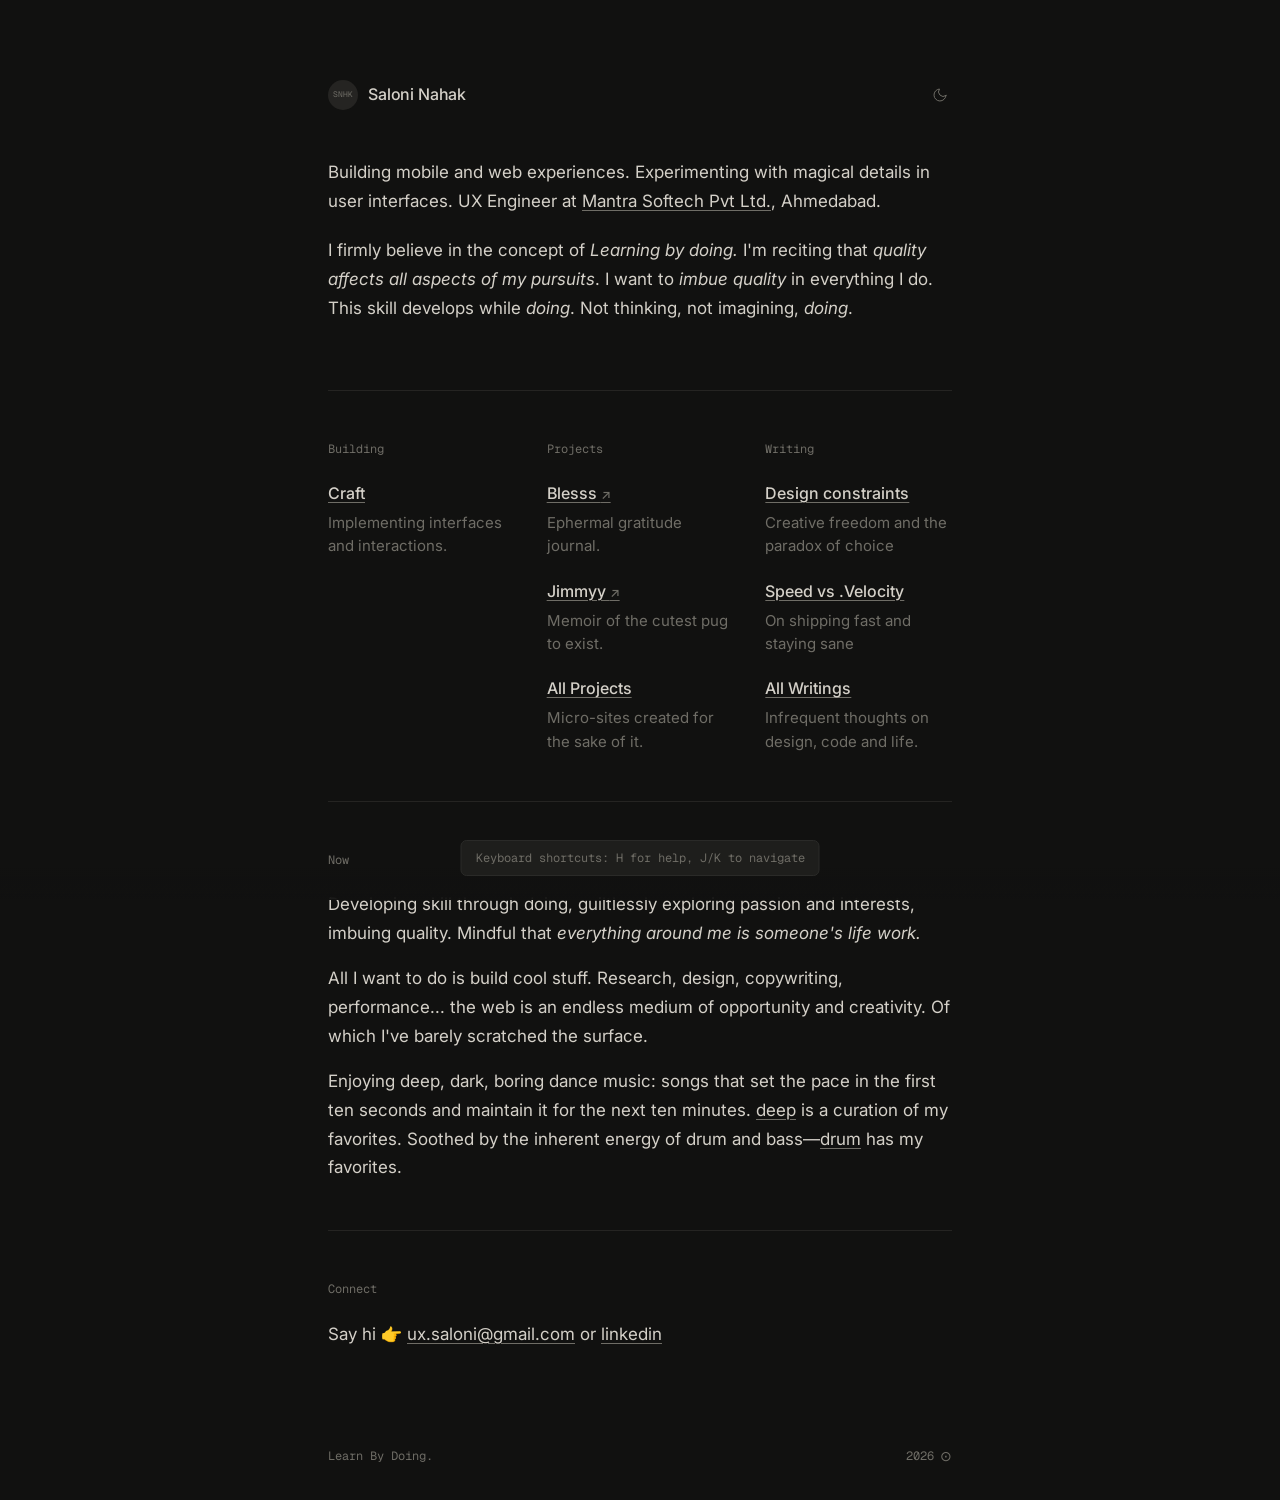
<file: index.html>
<!DOCTYPE html>
<html lang="en" data-theme="dark">

<head>
  <meta charset="UTF-8" />
  <meta name="viewport" content="width=device-width, initial-scale=1.0" />
  <title>snhk</title>
  <link rel="stylesheet" href="style.css" />
</head>

<body>

  <a href="#main" class="skip-link">Skip to Content</a>

  <header class="site-header" role="banner">
    <div class="header-left">
      <div class="pfp" aria-label="Profile photo">SNHK</div>
      <span class="header-name">Saloni Nahak</span>
    </div>
    <button class="theme-toggle" id="themeToggle" aria-label="Switch to light mode" title="Toggle theme (T)">
      <svg class="icon-moon" xmlns="http://www.w3.org/2000/svg" width="16" height="16" viewBox="0 0 24 24" fill="none"
        stroke="currentColor" stroke-width="1.5" stroke-linecap="round" stroke-linejoin="round" aria-hidden="true">
        <path d="M21 12.79A9 9 0 1 1 11.21 3 7 7 0 0 0 21 12.79z" />
      </svg>
      <svg class="icon-sun" xmlns="http://www.w3.org/2000/svg" width="16" height="16" viewBox="0 0 24 24" fill="none"
        stroke="currentColor" stroke-width="1.5" stroke-linecap="round" stroke-linejoin="round" aria-hidden="true">
        <circle cx="12" cy="12" r="5" />
        <line x1="12" y1="1" x2="12" y2="3" />
        <line x1="12" y1="21" x2="12" y2="23" />
        <line x1="4.22" y1="4.22" x2="5.64" y2="5.64" />
        <line x1="18.36" y1="18.36" x2="19.78" y2="19.78" />
        <line x1="1" y1="12" x2="3" y2="12" />
        <line x1="21" y1="12" x2="23" y2="12" />
        <line x1="4.22" y1="19.78" x2="5.64" y2="18.36" />
        <line x1="18.36" y1="5.64" x2="19.78" y2="4.22" />
      </svg>
    </button>
  </header>

  <main id="main" tabindex="-1">

    <section class="section intro" id="sec-intro" aria-label="Introduction">
      <p class="intro-text">
        Building mobile and web experiences. Experimenting with magical details in user interfaces. UX Engineer at
        <a href="https://www.mantratec.com/" target="_blank" rel="noopener noreferrer" class="underline-link">Mantra
          Softech Pvt Ltd.</a>, Ahmedabad.
      </p>

      <p class="intro-text">I firmly believe in the concept of <em>Learning by doing.</em> I'm reciting that <em>quality
          affects all
          aspects of my pursuits</em>. I want
        to <em>imbue quality</em> in
        everything I do. This skill develops while <em>doing</em>. Not thinking, not imagining, <em>doing</em>.
      </p>


    </section>

    <section class="section grid-section" id="sec-work" aria-label="Work">
      <div class="grid-col">
        <h2 class="col-label">Building</h2>
        <ul class="item-list" role="list">
          <li class="item">
            <a href="craft.html" class="item-title">Craft</a>
            <p class="item-desc">Implementing interfaces and interactions.</p>
          </li>
        </ul>
      </div>

      <div class="grid-col">
        <h2 class="col-label">Projects</h2>
        <ul class="item-list" role="list">
          <li class="item">
            <a href="https://blesss-count-your-blessings.vercel.app/" target="_blank" rel="noopener noreferrer"
              class="item-title">Blesss <span class="arrow">↗</span></a>
            <p class="item-desc">Ephermal gratitude journal.</p>
          </li>
          <li class="item">
            <a href="https://jimmyy.vercel.app/" target="_blank" rel="noopener noreferrer" class="item-title">Jimmyy
              <span class="arrow">↗</span></a>
            <p class="item-desc">Memoir of the cutest pug to exist.</p>
          </li>
          <li class="item">
            <a href="#" class="item-title">All Projects</a>
            <p class="item-desc">Micro-sites created for the sake of it.</p>
          </li>
        </ul>
      </div>

      <div class="grid-col">
        <h2 class="col-label">Writing</h2>
        <ul class="item-list" role="list">
          <li class="item">
            <a href="blogs/blog-designing-with-constraints.html" class="item-title">Design constraints</a>
            <p class="item-desc">Creative freedom and the paradox of choice</p>
          </li>
          <li class="item">
            <a href="blogs/blog-shipping-fast.html" class="item-title">Speed vs .Velocity</a>
            <p class="item-desc">On shipping fast and staying sane</p>
          </li>
          <li class="item">
            <a href="writing.html" class="item-title">All Writings</a>
            <p class="item-desc">Infrequent thoughts on design, code and life.</p>
          </li>
        </ul>
      </div>
    </section>

    <section class="section now-section" id="sec-now" aria-label="Now">
      <h2 class="section-heading">Now</h2>
      <p>
        Developing skill through doing, guiltlessly exploring passion and interests, imbuing quality. Mindful that
        <em>everything around me is someone's life work.</em>
      </p>
      <p>
        All I want to do is build cool stuff. Research, design, copywriting, performance... the web is an endless
        medium of opportunity and creativity. Of which I've barely scratched the surface.
      </p>
      <p>
        Enjoying deep, dark, boring dance music: songs that set the pace in the first ten seconds and maintain it for
        the next ten minutes. <a href="#" target="_blank" rel="noopener noreferrer" class="underline-link">deep</a> is a
        curation of my favorites. Soothed by the
        inherent energy of drum and bass—<a href="#" target="_blank" rel="noopener noreferrer"
          class="underline-link">drum</a> has my favorites.
      </p>
    </section>

    <section class="section connect-section" id="sec-connect" aria-label="Connect">
      <h2 class="section-heading">Connect</h2>
      <p>
        Say hi 👉 <a href="mailto:ux.saloni@gmail.com" class="underline-link">ux.saloni@gmail.com</a> or
        <a href="https://linkedin.com/in/saloninahak" target="_blank" rel="noopener noreferrer"
          class="underline-link">linkedin</a>
      </p>
    </section>

  </main>

  <footer class="site-footer" role="contentinfo">
    <span class="footer-quote">Learn By Doing.</span>
    <span class="footer-year">2026 <span class="footer-dot" aria-hidden="true">⊙</span></span>
  </footer>

  <div class="kbd-hint" id="kbdHint" role="status" aria-live="polite" aria-atomic="true"></div>

  <script src="script.js"></script>
</body>

</html>
</file>
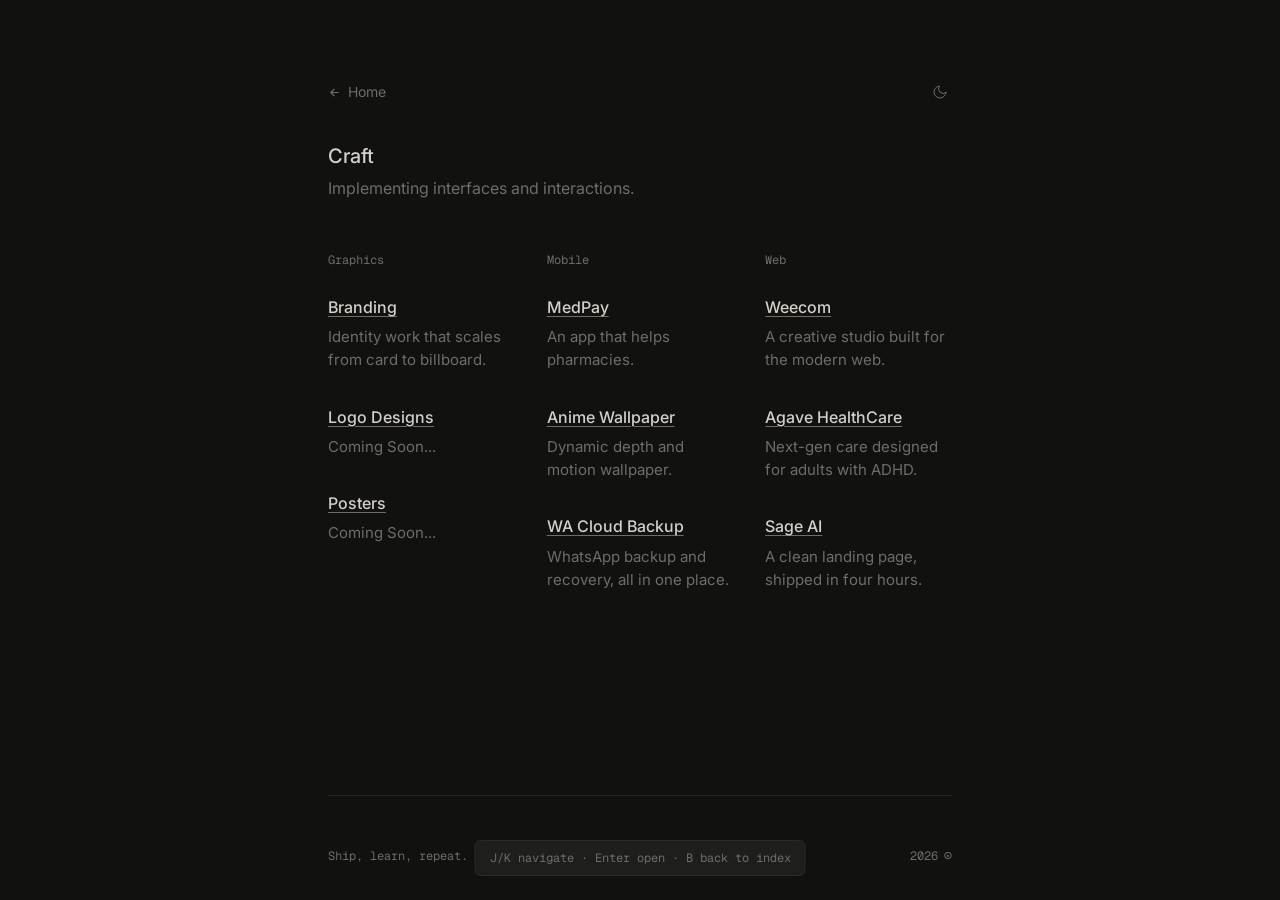
<file: craft.html>
<!DOCTYPE html>
<html lang="en" data-theme="dark">

<head>
  <meta charset="UTF-8" />
  <meta name="viewport" content="width=device-width, initial-scale=1.0" />
  <title>Craft — snhk</title>
  <link rel="stylesheet" href="style.css" />
</head>

<body>

  <a href="#craft-main" class="skip-link">Skip to craft</a>

  <header class="page-header" role="banner">
    <a href="index.html" class="back-link" aria-label="Back to index">
      <svg width="13" height="13" viewBox="0 0 14 14" fill="none" xmlns="http://www.w3.org/2000/svg" aria-hidden="true">
        <path d="M11 7H3M3 7L6.5 3.5M3 7L6.5 10.5" stroke="currentColor" stroke-width="1.2" stroke-linecap="round"
          stroke-linejoin="round" />
      </svg>
      Home
    </a>
    <button class="theme-toggle" id="themeToggle" aria-label="Switch to light mode" title="Toggle theme (T)">
      <svg class="icon-moon" xmlns="http://www.w3.org/2000/svg" width="16" height="16" viewBox="0 0 24 24" fill="none"
        stroke="currentColor" stroke-width="1.5" stroke-linecap="round" stroke-linejoin="round" aria-hidden="true">
        <path d="M21 12.79A9 9 0 1 1 11.21 3 7 7 0 0 0 21 12.79z" />
      </svg>
      <svg class="icon-sun" xmlns="http://www.w3.org/2000/svg" width="16" height="16" viewBox="0 0 24 24" fill="none"
        stroke="currentColor" stroke-width="1.5" stroke-linecap="round" stroke-linejoin="round" aria-hidden="true">
        <circle cx="12" cy="12" r="5" />
        <line x1="12" y1="1" x2="12" y2="3" />
        <line x1="12" y1="21" x2="12" y2="23" />
        <line x1="4.22" y1="4.22" x2="5.64" y2="5.64" />
        <line x1="18.36" y1="18.36" x2="19.78" y2="19.78" />
        <line x1="1" y1="12" x2="3" y2="12" />
        <line x1="21" y1="12" x2="23" y2="12" />
        <line x1="4.22" y1="19.78" x2="5.64" y2="18.36" />
        <line x1="18.36" y1="5.64" x2="19.78" y2="4.22" />
      </svg>
    </button>
  </header>

  <main id="craft-main" tabindex="-1">

    <div class="craft-intro">
      <h1 class="craft-title">Craft</h1>
      <p class="craft-subtitle">Implementing interfaces and interactions.</p>
    </div>

    <div class="craft-grid">

      <!-- Column 1: Graphics -->
      <div class="craft-col">
        <h2 class="craft-col-label">Graphics</h2>
        <ul class="craft-list" role="list">
          <li class="craft-item">
            <a href="https://www.behance.net/gallery/201125677/DEZAINA-Brand-Design" target="_blank"
              rel="noopener noreferrer" class="craft-item-title">Branding</a>
            <p class="craft-item-desc">Identity work that scales from card to billboard.</p>
          </li>
          <li class="craft-item">
            <a href="#" class="craft-item-title">Logo Designs</a>
            <p class="craft-item-desc">Coming Soon...</p>
          </li>

          <li class="craft-item">
            <a href="#" class="craft-item-title">Posters</a>
            <p class="craft-item-desc">Coming Soon...</p>
          </li>
        </ul>
      </div>

      <!-- Column 2: Mobile -->
      <div class="craft-col">
        <h2 class="craft-col-label">Mobile</h2>
        <ul class="craft-list" role="list">
          <li class="craft-item">
            <a href="https://play.google.com/store/apps/details?id=com.medpay.medway" target="_blank"
              rel="noopener noreferrer" class="craft-item-title">MedPay</a>
            <p class="craft-item-desc">An app that helps pharmacies.</p>
          </li>
          <li class="craft-item">
            <a href="https://apps.apple.com/us/app/anime-wallpaper-depth-effect/id6474242552" target="_blank"
              rel="noopener noreferrer" class="craft-item-title">Anime Wallpaper</a>
            <p class="craft-item-desc">Dynamic depth and motion wallpaper.</p>
          </li>
          <li class="craft-item">
            <a href="https://apps.apple.com/us/app/wt-chat-backup-restore-delete/id1598695069" target="_blank"
              rel="noopener noreferrer" class="craft-item-title">WA Cloud Backup</a>
            <p class="craft-item-desc">WhatsApp backup and recovery, all in one place.</p>
          </li>
        </ul>
      </div>

      <!-- Column 3: Web -->
      <div class="craft-col">
        <h2 class="craft-col-label">Web</h2>
        <ul class="craft-list" role="list">
          <li class="craft-item">
            <a href="https://weecom.in/" target="_blank" rel="noopener noreferrer" class="craft-item-title">Weecom</a>
            <p class="craft-item-desc">A creative studio built for the modern web.</p>
          </li>
          <li class="craft-item">
            <a href="https://www.agavehealth.com/" target="_blank" rel="noopener noreferrer"
              class="craft-item-title">Agave HealthCare</a>
            <p class="craft-item-desc">Next-gen care designed for adults with ADHD.</p>
          </li>
          <li class="craft-item">
            <a href="https://www.behance.net/gallery/201125809/SageAI-Landing-Page-Design" target="_blank"
              rel="noopener noreferrer" class="craft-item-title">Sage AI</a>
            <p class="craft-item-desc">A clean landing page, shipped in four hours.</p>
          </li>
        </ul>
      </div>

    </div>
  </main>

  <footer class="site-footer page-footer" role="contentinfo">
    <span class="footer-quote">Ship, learn, repeat.</span>
    <span class="footer-year">2026 <span class="footer-dot" aria-hidden="true">⊙</span></span>
  </footer>

  <div class="kbd-hint" id="kbdHint" role="status" aria-live="polite" aria-atomic="true"></div>

  <script src="script.js"></script>
</body>

</html>
</file>
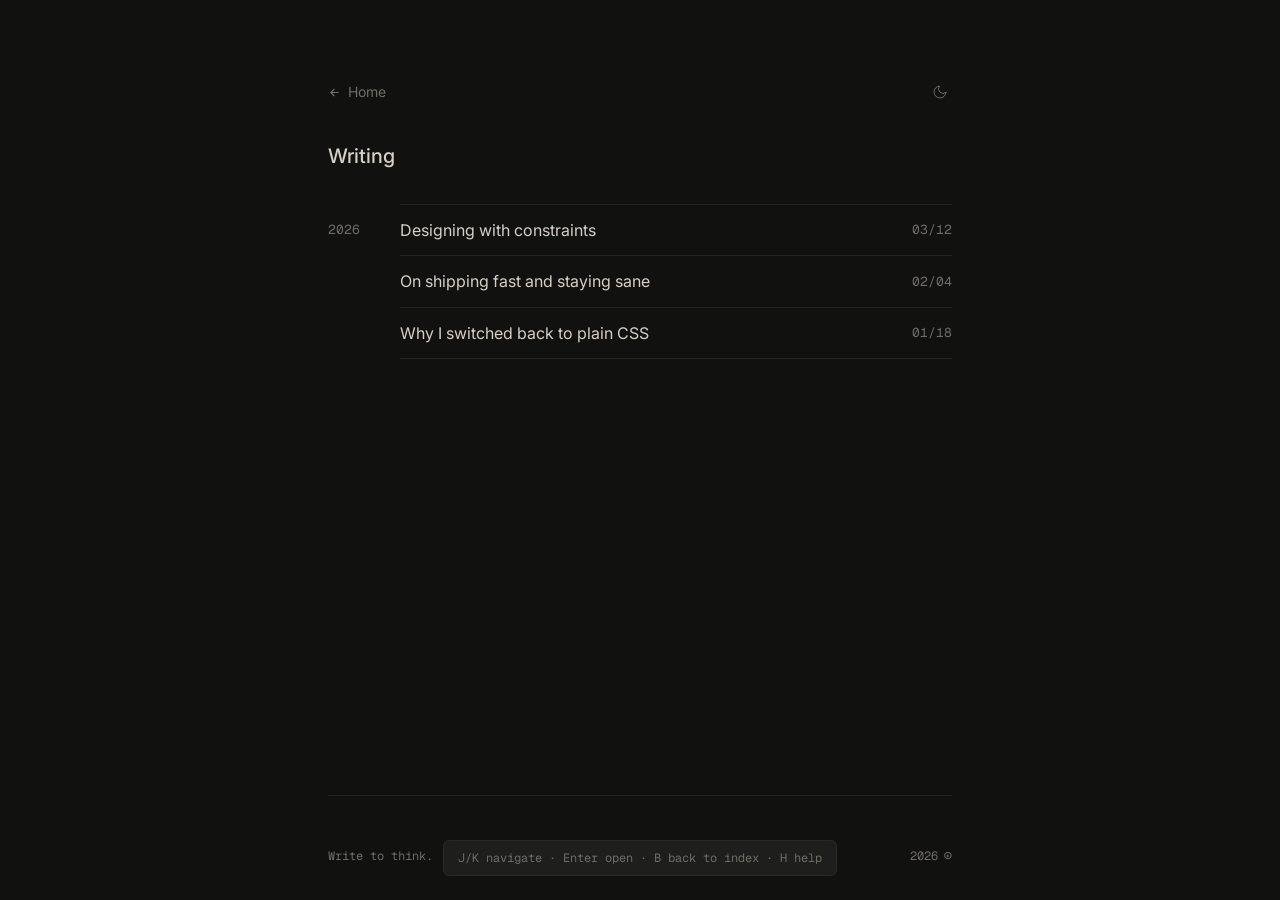
<file: writing.html>
<!DOCTYPE html>
<html lang="en" data-theme="dark">

<head>
  <meta charset="UTF-8" />
  <meta name="viewport" content="width=device-width, initial-scale=1.0" />
  <title>Writing — snhk</title>
  <link rel="stylesheet" href="style.css" />
</head>

<body>

  <a href="#writing-list" class="skip-link">Skip to writing list</a>

  <header class="page-header" role="banner">
    <a href="index.html" class="back-link" aria-label="Back to index">
      <svg width="13" height="13" viewBox="0 0 14 14" fill="none" xmlns="http://www.w3.org/2000/svg"
        aria-hidden="true">
        <path d="M11 7H3M3 7L6.5 3.5M3 7L6.5 10.5" stroke="currentColor" stroke-width="1.2" stroke-linecap="round"
          stroke-linejoin="round" />
      </svg>
      Home
    </a>
    <button class="theme-toggle" id="themeToggle" aria-label="Switch to light mode" title="Toggle theme (T)">
      <svg class="icon-moon" xmlns="http://www.w3.org/2000/svg" width="16" height="16" viewBox="0 0 24 24" fill="none"
        stroke="currentColor" stroke-width="1.5" stroke-linecap="round" stroke-linejoin="round" aria-hidden="true">
        <path d="M21 12.79A9 9 0 1 1 11.21 3 7 7 0 0 0 21 12.79z" />
      </svg>
      <svg class="icon-sun" xmlns="http://www.w3.org/2000/svg" width="16" height="16" viewBox="0 0 24 24" fill="none"
        stroke="currentColor" stroke-width="1.5" stroke-linecap="round" stroke-linejoin="round" aria-hidden="true">
        <circle cx="12" cy="12" r="5" />
        <line x1="12" y1="1" x2="12" y2="3" />
        <line x1="12" y1="21" x2="12" y2="23" />
        <line x1="4.22" y1="4.22" x2="5.64" y2="5.64" />
        <line x1="18.36" y1="18.36" x2="19.78" y2="19.78" />
        <line x1="1" y1="12" x2="3" y2="12" />
        <line x1="21" y1="12" x2="23" y2="12" />
        <line x1="4.22" y1="19.78" x2="5.64" y2="18.36" />
        <line x1="18.36" y1="5.64" x2="19.78" y2="4.22" />
      </svg>
    </button>
  </header>

  <main id="writing-list" tabindex="-1" aria-label="Writing list">

    <h1 class="writing-heading">Writing</h1>

    <ul class="writing-list" role="list">

      <li class="writing-row" data-year="2026">
        <span class="writing-year">2026</span>
        <a href="blogs/blog-designing-with-constraints.html" class="writing-title">Designing with constraints</a>
        <span class="writing-date">03/12</span>
      </li>
      <li class="writing-row">
        <span class="writing-year"></span>
        <a href="blogs/blog-shipping-fast.html" class="writing-title">On shipping fast and staying sane</a>
        <span class="writing-date">02/04</span>
      </li>
      <li class="writing-row">
        <span class="writing-year"></span>
        <a href="blogs/blog-plain-css.html" class="writing-title">Why I switched back to plain CSS</a>
        <span class="writing-date">01/18</span>
      </li>

    </ul>
  </main>

  <footer class="site-footer page-footer" role="contentinfo">
    <span class="footer-quote">Write to think.</span>
    <span class="footer-year">2026 <span class="footer-dot" aria-hidden="true">⊙</span></span>
  </footer>

  <div class="kbd-hint" id="kbdHint" role="status" aria-live="polite" aria-atomic="true"></div>

  <script src="script.js"></script>
</body>

</html>
</file>
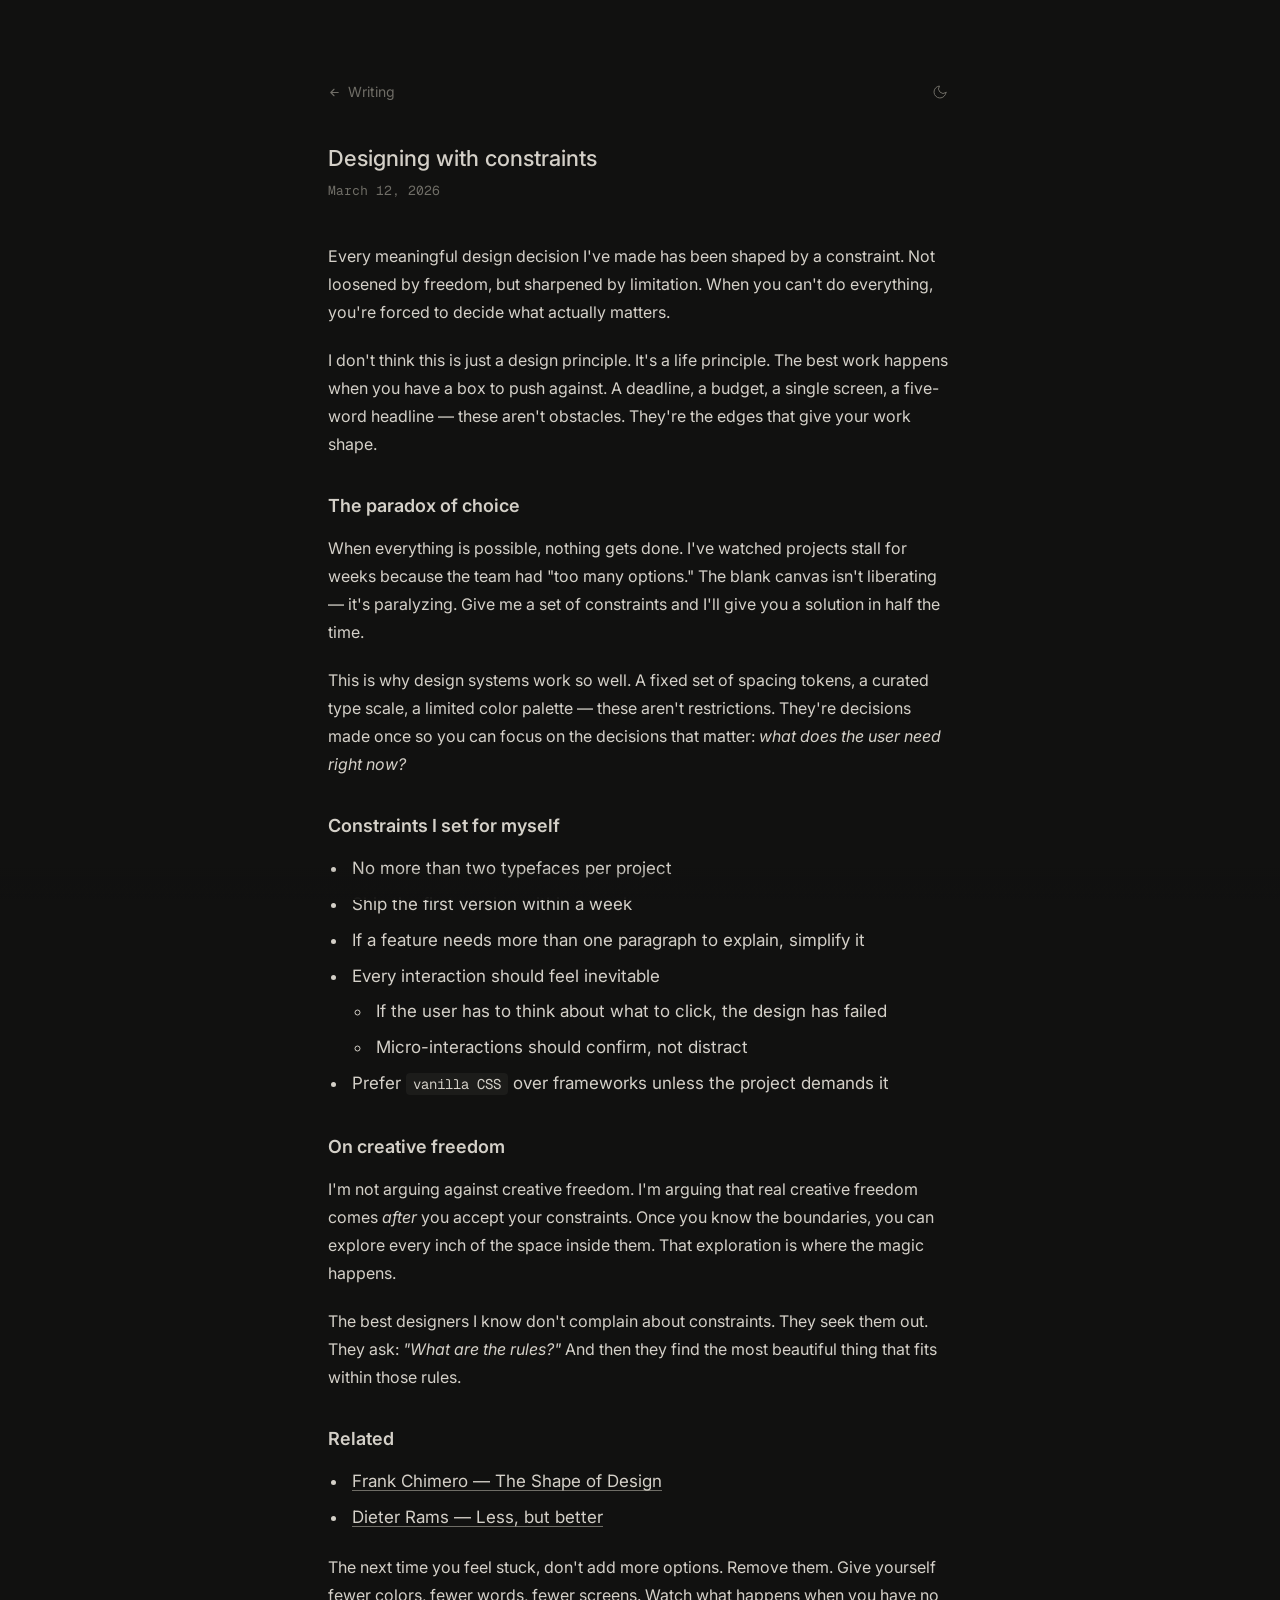
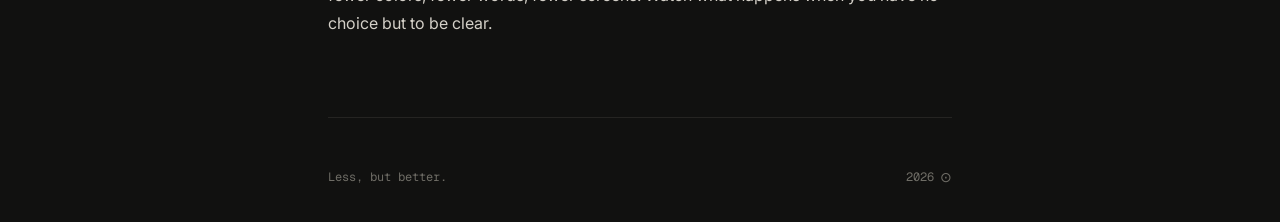
<file: blogs/blog-designing-with-constraints.html>
<!DOCTYPE html>
<html lang="en" data-theme="dark">

<head>
  <meta charset="UTF-8" />
  <meta name="viewport" content="width=device-width, initial-scale=1.0" />
  <title>Designing with constraints — snhk</title>
  <meta name="description"
    content="How constraints shape better design decisions and force clarity in creative work." />
  <link rel="stylesheet" href="../style.css" />
</head>

<body>

  <a href="#blog-content" class="skip-link">Skip to content</a>

  <header class="page-header" role="banner">
    <a href="../writing.html" class="back-link" aria-label="Back to writing">
      <svg width="13" height="13" viewBox="0 0 14 14" fill="none" xmlns="http://www.w3.org/2000/svg"
        aria-hidden="true">
        <path d="M11 7H3M3 7L6.5 3.5M3 7L6.5 10.5" stroke="currentColor" stroke-width="1.2" stroke-linecap="round"
          stroke-linejoin="round" />
      </svg>
      Writing
    </a>
    <button class="theme-toggle" id="themeToggle" aria-label="Switch to light mode" title="Toggle theme (T)">
      <svg class="icon-moon" xmlns="http://www.w3.org/2000/svg" width="16" height="16" viewBox="0 0 24 24" fill="none"
        stroke="currentColor" stroke-width="1.5" stroke-linecap="round" stroke-linejoin="round" aria-hidden="true">
        <path d="M21 12.79A9 9 0 1 1 11.21 3 7 7 0 0 0 21 12.79z" />
      </svg>
      <svg class="icon-sun" xmlns="http://www.w3.org/2000/svg" width="16" height="16" viewBox="0 0 24 24" fill="none"
        stroke="currentColor" stroke-width="1.5" stroke-linecap="round" stroke-linejoin="round" aria-hidden="true">
        <circle cx="12" cy="12" r="5" />
        <line x1="12" y1="1" x2="12" y2="3" />
        <line x1="12" y1="21" x2="12" y2="23" />
        <line x1="4.22" y1="4.22" x2="5.64" y2="5.64" />
        <line x1="18.36" y1="18.36" x2="19.78" y2="19.78" />
        <line x1="1" y1="12" x2="3" y2="12" />
        <line x1="21" y1="12" x2="23" y2="12" />
        <line x1="4.22" y1="19.78" x2="5.64" y2="18.36" />
        <line x1="18.36" y1="5.64" x2="19.78" y2="4.22" />
      </svg>
    </button>
  </header>

  <main class="blog-content" id="blog-content" tabindex="-1" aria-label="Blog post">

    <article class="blog-post">
      <h1 class="blog-title">Designing with constraints</h1>
      <time class="blog-date" datetime="2026-03-12">March 12, 2026</time>

      <div class="blog-body">
        <p>
          Every meaningful design decision I've made has been shaped by a constraint. Not loosened by freedom, but
          sharpened by limitation. When you can't do everything, you're forced to decide what actually matters.
        </p>

        <p>
          I don't think this is just a design principle. It's a life principle. The best work happens when you have
          a box to push against. A deadline, a budget, a single screen, a five-word headline — these aren't
          obstacles.
          They're the edges that give your work shape.
        </p>

        <h2 class="blog-heading">The paradox of choice</h2>

        <p>
          When everything is possible, nothing gets done. I've watched projects stall for weeks because the team had
          "too many options." The blank canvas isn't liberating — it's paralyzing. Give me a set of constraints and
          I'll give you a solution in half the time.
        </p>

        <p>
          This is why design systems work so well. A fixed set of spacing tokens, a curated type scale, a limited
          color palette — these aren't restrictions. They're decisions made once so you can focus on the decisions
          that matter: <em>what does the user need right now?</em>
        </p>

        <h2 class="blog-heading">Constraints I set for myself</h2>

        <ul>
          <li>No more than two typefaces per project</li>
          <li>Ship the first version within a week</li>
          <li>If a feature needs more than one paragraph to explain, simplify it</li>
          <li>
            Every interaction should feel inevitable
            <ul>
              <li>If the user has to think about what to click, the design has failed</li>
              <li>Micro-interactions should confirm, not distract</li>
            </ul>
          </li>
          <li>Prefer <code>vanilla CSS</code> over frameworks unless the project demands it</li>
        </ul>

        <h2 class="blog-heading">On creative freedom</h2>

        <p>
          I'm not arguing against creative freedom. I'm arguing that real creative freedom comes <em>after</em> you
          accept your constraints. Once you know the boundaries, you can explore every inch of the space inside
          them.
          That exploration is where the magic happens.
        </p>

        <p>
          The best designers I know don't complain about constraints. They seek them out. They ask: <em>"What are
            the
            rules?"</em> And then they find the most beautiful thing that fits within those rules.
        </p>

        <h2 class="blog-heading">Related</h2>

        <ul>
          <li><a href="#" class="underline-link">Frank Chimero — The Shape of Design</a></li>
          <li><a href="#" class="underline-link">Dieter Rams — Less, but better</a></li>
        </ul>

        <p>
          The next time you feel stuck, don't add more options. Remove them. Give yourself fewer colors, fewer
          words,
          fewer screens. Watch what happens when you have no choice but to be clear.
        </p>
      </div>
    </article>

  </main>

  <footer class="site-footer page-footer" role="contentinfo">
    <span class="footer-quote">Less, but better.</span>
    <span class="footer-year">2026 <span class="footer-dot" aria-hidden="true">⊙</span></span>
  </footer>

  <div class="kbd-hint" id="kbdHint" role="status" aria-live="polite" aria-atomic="true"></div>

  <script src="../script.js"></script>
</body>

</html>
</file>
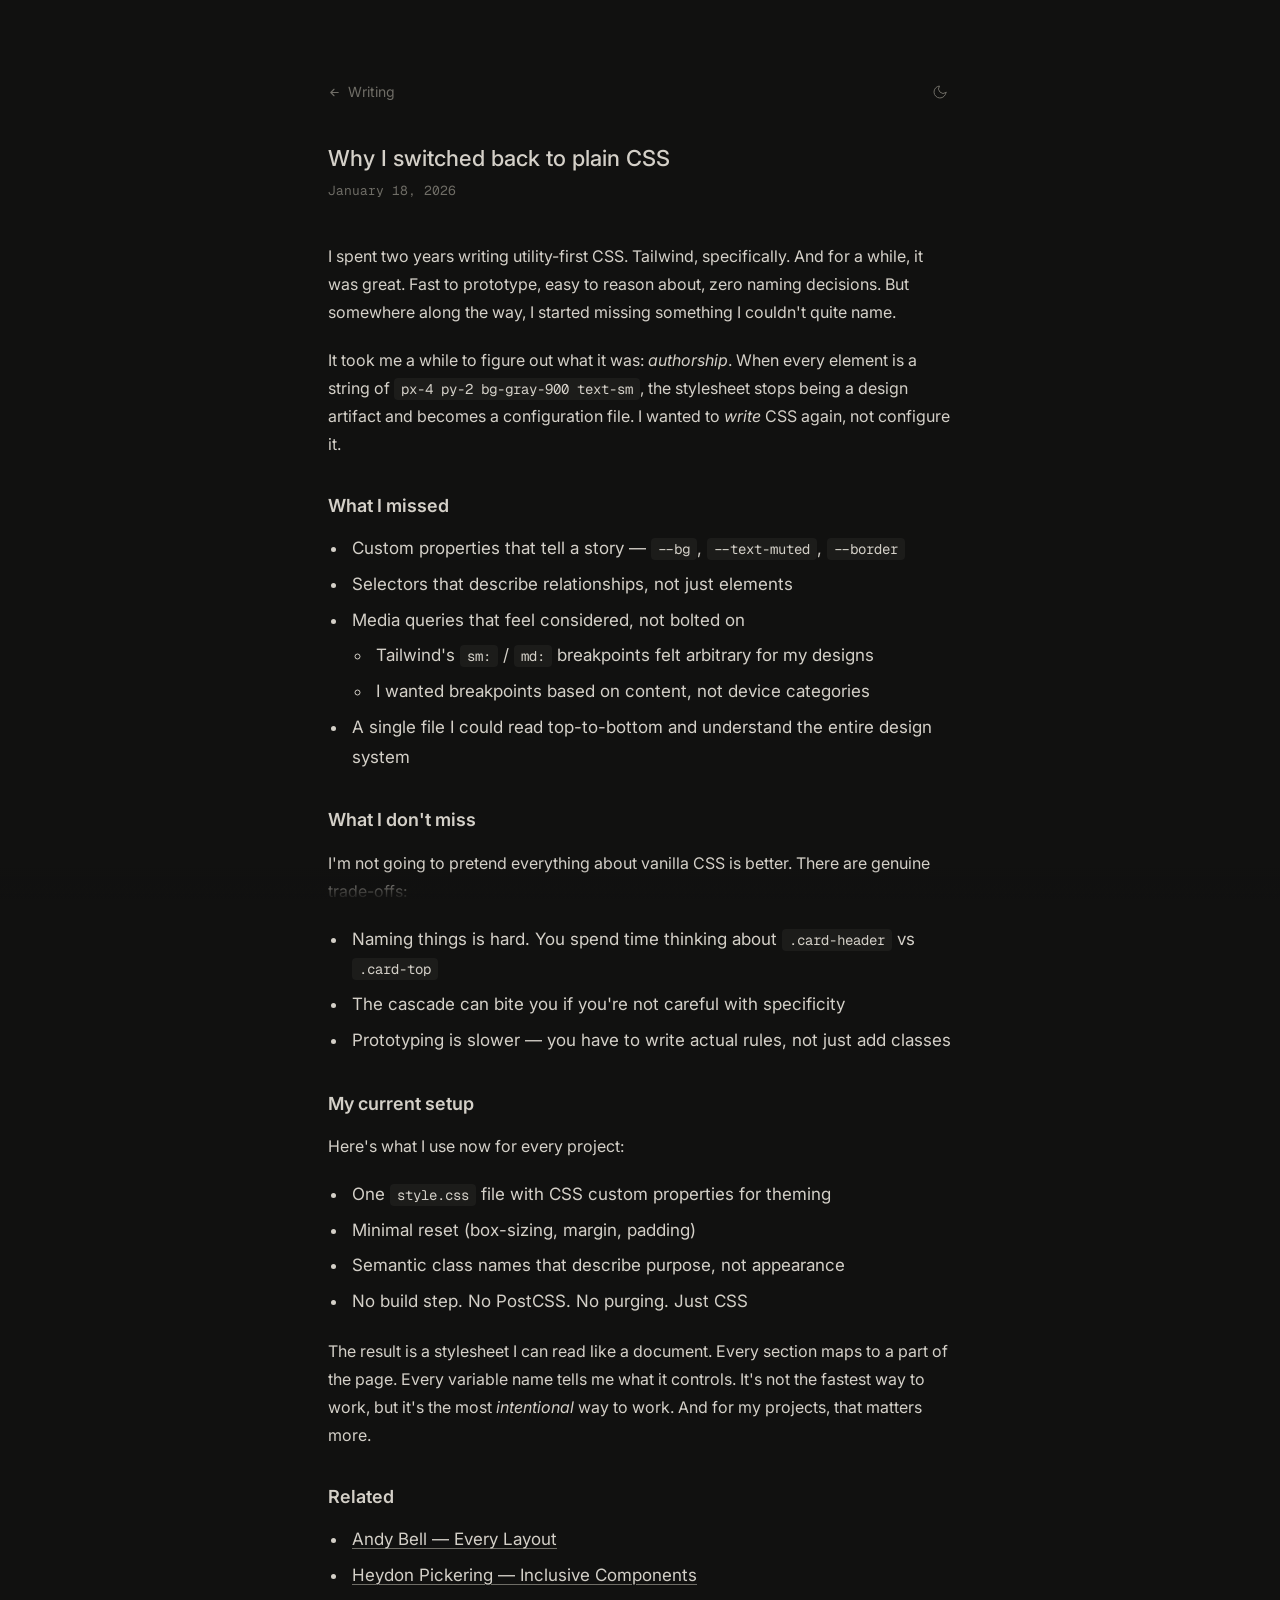
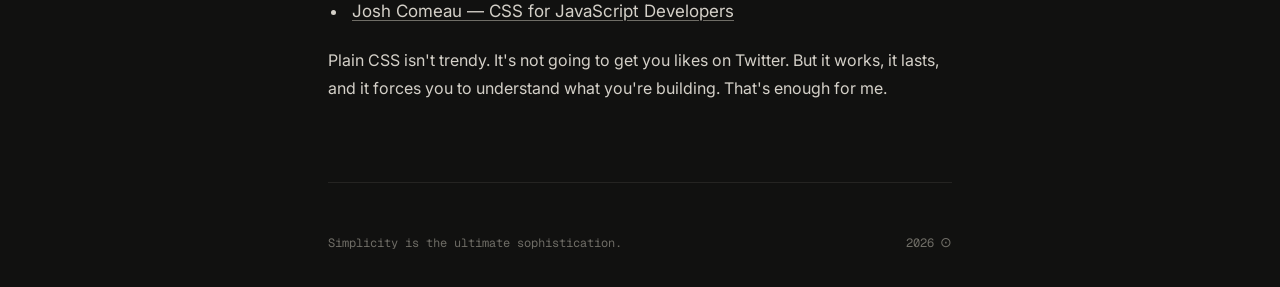
<file: blogs/blog-plain-css.html>
<!DOCTYPE html>
<html lang="en" data-theme="dark">

<head>
  <meta charset="UTF-8" />
  <meta name="viewport" content="width=device-width, initial-scale=1.0" />
  <title>Why I switched back to plain CSS — snhk</title>
  <meta name="description" content="After years of utility-first frameworks, I returned to vanilla CSS. Here's why." />
  <link rel="stylesheet" href="../style.css" />
</head>

<body>

  <a href="#blog-content" class="skip-link">Skip to content</a>

  <header class="page-header" role="banner">
    <a href="../writing.html" class="back-link" aria-label="Back to writing">
      <svg width="13" height="13" viewBox="0 0 14 14" fill="none" xmlns="http://www.w3.org/2000/svg"
        aria-hidden="true">
        <path d="M11 7H3M3 7L6.5 3.5M3 7L6.5 10.5" stroke="currentColor" stroke-width="1.2" stroke-linecap="round"
          stroke-linejoin="round" />
      </svg>
      Writing
    </a>
    <button class="theme-toggle" id="themeToggle" aria-label="Switch to light mode" title="Toggle theme (T)">
      <svg class="icon-moon" xmlns="http://www.w3.org/2000/svg" width="16" height="16" viewBox="0 0 24 24" fill="none"
        stroke="currentColor" stroke-width="1.5" stroke-linecap="round" stroke-linejoin="round" aria-hidden="true">
        <path d="M21 12.79A9 9 0 1 1 11.21 3 7 7 0 0 0 21 12.79z" />
      </svg>
      <svg class="icon-sun" xmlns="http://www.w3.org/2000/svg" width="16" height="16" viewBox="0 0 24 24" fill="none"
        stroke="currentColor" stroke-width="1.5" stroke-linecap="round" stroke-linejoin="round" aria-hidden="true">
        <circle cx="12" cy="12" r="5" />
        <line x1="12" y1="1" x2="12" y2="3" />
        <line x1="12" y1="21" x2="12" y2="23" />
        <line x1="4.22" y1="4.22" x2="5.64" y2="5.64" />
        <line x1="18.36" y1="18.36" x2="19.78" y2="19.78" />
        <line x1="1" y1="12" x2="3" y2="12" />
        <line x1="21" y1="12" x2="23" y2="12" />
        <line x1="4.22" y1="19.78" x2="5.64" y2="18.36" />
        <line x1="18.36" y1="5.64" x2="19.78" y2="4.22" />
      </svg>
    </button>
  </header>

  <main class="blog-content" id="blog-content" tabindex="-1" aria-label="Blog post">

    <article class="blog-post">
      <h1 class="blog-title">Why I switched back to plain CSS</h1>
      <time class="blog-date" datetime="2026-01-18">January 18, 2026</time>

      <div class="blog-body">
        <p>
          I spent two years writing utility-first CSS. Tailwind, specifically. And for a while, it was great. Fast
          to prototype, easy to reason about, zero naming decisions. But somewhere along the way, I started missing
          something I couldn't quite name.
        </p>

        <p>
          It took me a while to figure out what it was: <em>authorship</em>. When every element is a string of
          <code>px-4 py-2 bg-gray-900 text-sm</code>, the stylesheet stops being a design artifact and becomes a
          configuration file. I wanted to <em>write</em> CSS again, not configure it.
        </p>

        <h2 class="blog-heading">What I missed</h2>

        <ul>
          <li>Custom properties that tell a story — <code>--bg</code>, <code>--text-muted</code>, <code>--border</code></li>
          <li>Selectors that describe relationships, not just elements</li>
          <li>
            Media queries that feel considered, not bolted on
            <ul>
              <li>Tailwind's <code>sm:</code> / <code>md:</code> breakpoints felt arbitrary for my designs</li>
              <li>I wanted breakpoints based on content, not device categories</li>
            </ul>
          </li>
          <li>A single file I could read top-to-bottom and understand the entire design system</li>
        </ul>

        <h2 class="blog-heading">What I don't miss</h2>

        <p>
          I'm not going to pretend everything about vanilla CSS is better. There are genuine trade-offs:
        </p>

        <ul>
          <li>Naming things is hard. You spend time thinking about <code>.card-header</code> vs <code>.card-top</code></li>
          <li>The cascade can bite you if you're not careful with specificity</li>
          <li>Prototyping is slower — you have to write actual rules, not just add classes</li>
        </ul>

        <h2 class="blog-heading">My current setup</h2>

        <p>
          Here's what I use now for every project:
        </p>

        <ul>
          <li>One <code>style.css</code> file with CSS custom properties for theming</li>
          <li>Minimal reset (box-sizing, margin, padding)</li>
          <li>Semantic class names that describe purpose, not appearance</li>
          <li>No build step. No PostCSS. No purging. Just CSS</li>
        </ul>

        <p>
          The result is a stylesheet I can read like a document. Every section maps to a part of the page.
          Every variable name tells me what it controls. It's not the fastest way to work, but it's the most
          <em>intentional</em> way to work. And for my projects, that matters more.
        </p>

        <h2 class="blog-heading">Related</h2>

        <ul>
          <li><a href="#" class="underline-link">Andy Bell — Every Layout</a></li>
          <li><a href="#" class="underline-link">Heydon Pickering — Inclusive Components</a></li>
          <li><a href="#" class="underline-link">Josh Comeau — CSS for JavaScript Developers</a></li>
        </ul>

        <p>
          Plain CSS isn't trendy. It's not going to get you likes on Twitter. But it works, it lasts, and it forces
          you to understand what you're building. That's enough for me.
        </p>
      </div>
    </article>

  </main>

  <footer class="site-footer page-footer" role="contentinfo">
    <span class="footer-quote">Simplicity is the ultimate sophistication.</span>
    <span class="footer-year">2026 <span class="footer-dot" aria-hidden="true">⊙</span></span>
  </footer>

  <div class="kbd-hint" id="kbdHint" role="status" aria-live="polite" aria-atomic="true"></div>

  <script src="../script.js"></script>
</body>

</html>
</file>
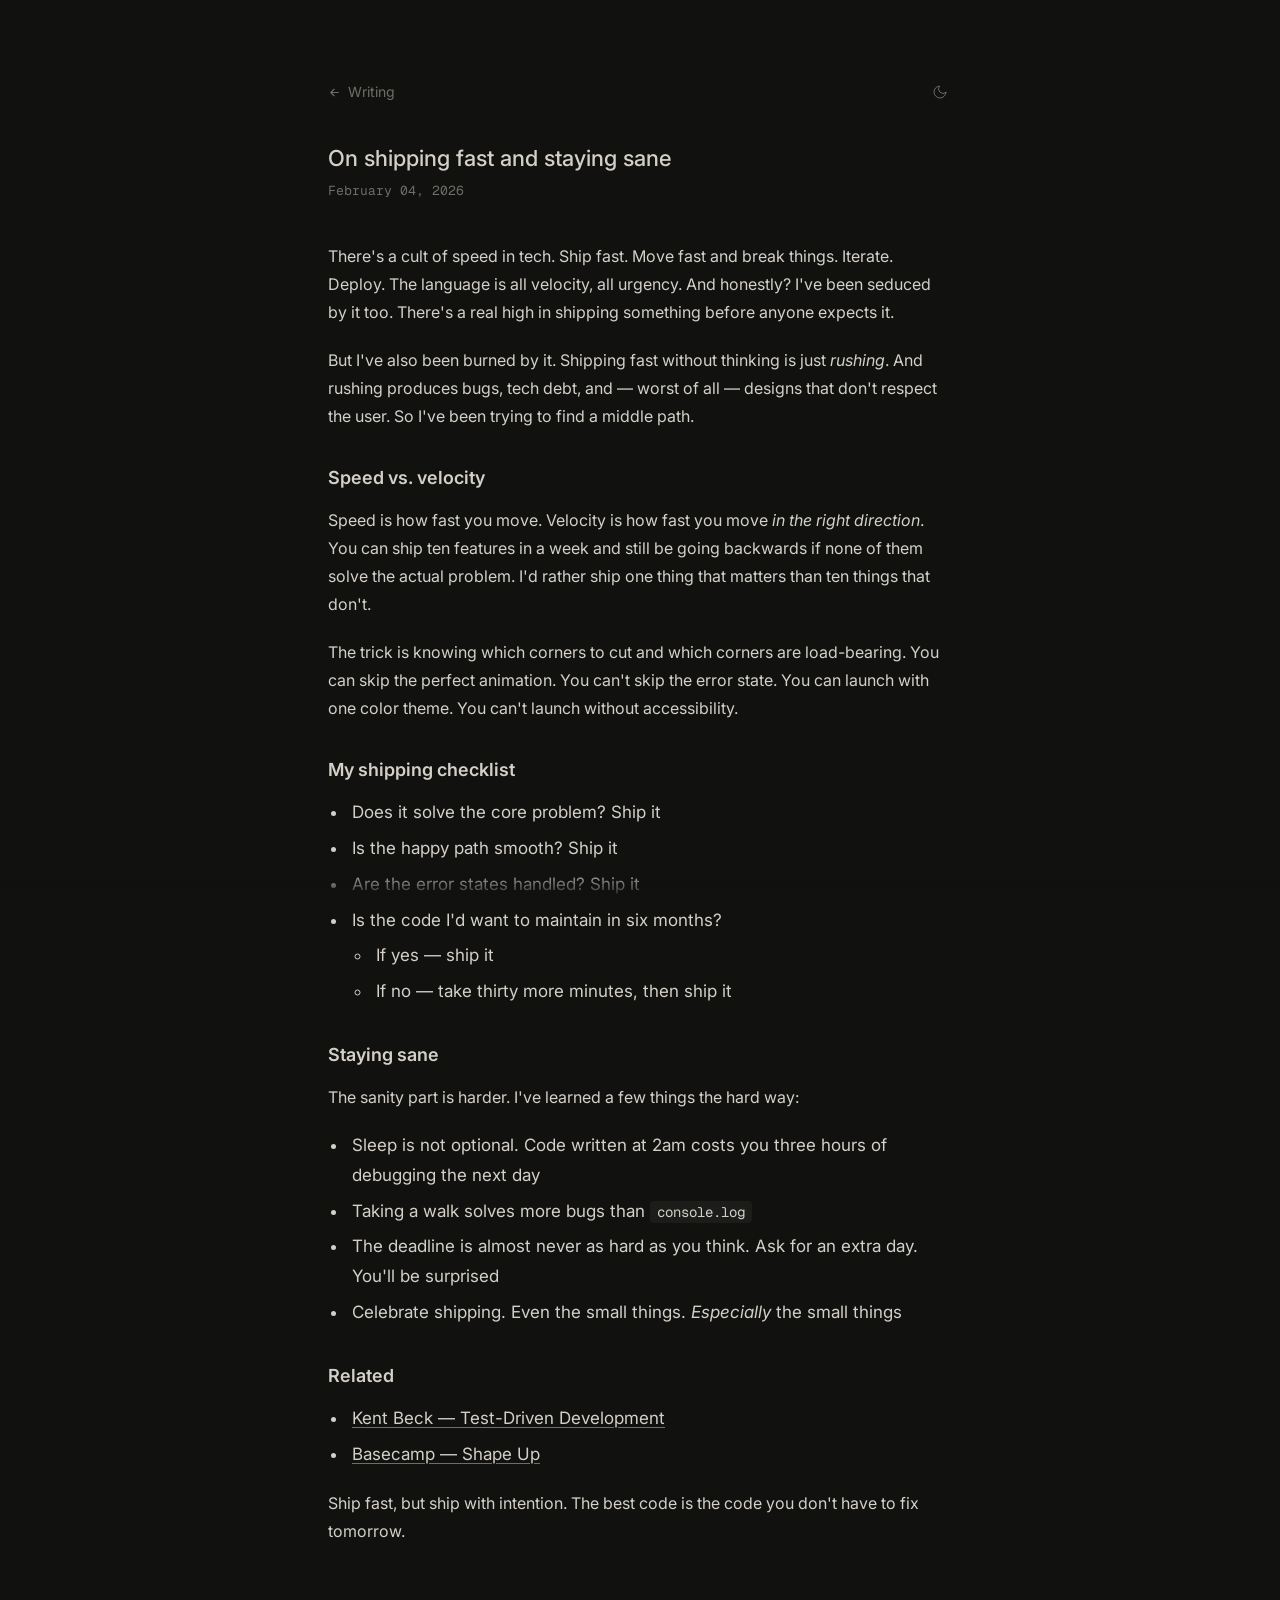
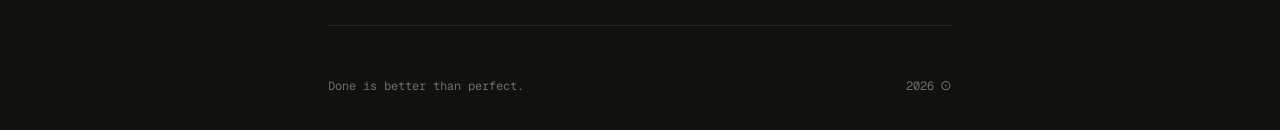
<file: blogs/blog-shipping-fast.html>
<!DOCTYPE html>
<html lang="en" data-theme="dark">

<head>
  <meta charset="UTF-8" />
  <meta name="viewport" content="width=device-width, initial-scale=1.0" />
  <title>On shipping fast and staying sane — snhk</title>
  <meta name="description" content="Thoughts on sustainable velocity, burnout, and why shipping fast doesn't mean shipping careless." />
  <link rel="stylesheet" href="../style.css" />
</head>

<body>

  <a href="#blog-content" class="skip-link">Skip to content</a>

  <header class="page-header" role="banner">
    <a href="../writing.html" class="back-link" aria-label="Back to writing">
      <svg width="13" height="13" viewBox="0 0 14 14" fill="none" xmlns="http://www.w3.org/2000/svg"
        aria-hidden="true">
        <path d="M11 7H3M3 7L6.5 3.5M3 7L6.5 10.5" stroke="currentColor" stroke-width="1.2" stroke-linecap="round"
          stroke-linejoin="round" />
      </svg>
      Writing
    </a>
    <button class="theme-toggle" id="themeToggle" aria-label="Switch to light mode" title="Toggle theme (T)">
      <svg class="icon-moon" xmlns="http://www.w3.org/2000/svg" width="16" height="16" viewBox="0 0 24 24" fill="none"
        stroke="currentColor" stroke-width="1.5" stroke-linecap="round" stroke-linejoin="round" aria-hidden="true">
        <path d="M21 12.79A9 9 0 1 1 11.21 3 7 7 0 0 0 21 12.79z" />
      </svg>
      <svg class="icon-sun" xmlns="http://www.w3.org/2000/svg" width="16" height="16" viewBox="0 0 24 24" fill="none"
        stroke="currentColor" stroke-width="1.5" stroke-linecap="round" stroke-linejoin="round" aria-hidden="true">
        <circle cx="12" cy="12" r="5" />
        <line x1="12" y1="1" x2="12" y2="3" />
        <line x1="12" y1="21" x2="12" y2="23" />
        <line x1="4.22" y1="4.22" x2="5.64" y2="5.64" />
        <line x1="18.36" y1="18.36" x2="19.78" y2="19.78" />
        <line x1="1" y1="12" x2="3" y2="12" />
        <line x1="21" y1="12" x2="23" y2="12" />
        <line x1="4.22" y1="19.78" x2="5.64" y2="18.36" />
        <line x1="18.36" y1="5.64" x2="19.78" y2="4.22" />
      </svg>
    </button>
  </header>

  <main class="blog-content" id="blog-content" tabindex="-1" aria-label="Blog post">

    <article class="blog-post">
      <h1 class="blog-title">On shipping fast and staying sane</h1>
      <time class="blog-date" datetime="2026-02-04">February 04, 2026</time>

      <div class="blog-body">
        <p>
          There's a cult of speed in tech. Ship fast. Move fast and break things. Iterate. Deploy. The language is
          all velocity, all urgency. And honestly? I've been seduced by it too. There's a real high in shipping
          something before anyone expects it.
        </p>

        <p>
          But I've also been burned by it. Shipping fast without thinking is just <em>rushing</em>. And rushing
          produces bugs, tech debt, and — worst of all — designs that don't respect the user. So I've been trying
          to find a middle path.
        </p>

        <h2 class="blog-heading">Speed vs. velocity</h2>

        <p>
          Speed is how fast you move. Velocity is how fast you move <em>in the right direction</em>. You can ship
          ten features in a week and still be going backwards if none of them solve the actual problem. I'd rather
          ship one thing that matters than ten things that don't.
        </p>

        <p>
          The trick is knowing which corners to cut and which corners are load-bearing. You can skip the perfect
          animation. You can't skip the error state. You can launch with one color theme. You can't launch without
          accessibility.
        </p>

        <h2 class="blog-heading">My shipping checklist</h2>

        <ul>
          <li>Does it solve the core problem? Ship it</li>
          <li>Is the happy path smooth? Ship it</li>
          <li>Are the error states handled? Ship it</li>
          <li>
            Is the code I'd want to maintain in six months?
            <ul>
              <li>If yes — ship it</li>
              <li>If no — take thirty more minutes, then ship it</li>
            </ul>
          </li>
        </ul>

        <h2 class="blog-heading">Staying sane</h2>

        <p>
          The sanity part is harder. I've learned a few things the hard way:
        </p>

        <ul>
          <li>Sleep is not optional. Code written at 2am costs you three hours of debugging the next day</li>
          <li>Taking a walk solves more bugs than <code>console.log</code></li>
          <li>The deadline is almost never as hard as you think. Ask for an extra day. You'll be surprised</li>
          <li>Celebrate shipping. Even the small things. <em>Especially</em> the small things</li>
        </ul>

        <h2 class="blog-heading">Related</h2>

        <ul>
          <li><a href="#" class="underline-link">Kent Beck — Test-Driven Development</a></li>
          <li><a href="#" class="underline-link">Basecamp — Shape Up</a></li>
        </ul>

        <p>
          Ship fast, but ship with intention. The best code is the code you don't have to fix tomorrow.
        </p>
      </div>
    </article>

  </main>

  <footer class="site-footer page-footer" role="contentinfo">
    <span class="footer-quote">Done is better than perfect.</span>
    <span class="footer-year">2026 <span class="footer-dot" aria-hidden="true">⊙</span></span>
  </footer>

  <div class="kbd-hint" id="kbdHint" role="status" aria-live="polite" aria-atomic="true"></div>

  <script src="../script.js"></script>
</body>

</html>
</file>
<file: style.css>
/* =========================================================
   SALONI PORTFOLIO — style.css
   Single stylesheet for all pages: index, writing, craft, blog.

   Design system inspired by paco.me:
   – Precise spacing tokens
   – Smooth page-enter animations
   – Consistent layout proportions
   – Intentional whitespace
   ========================================================= */

/* --- Google Fonts --- */
@import url('https://fonts.googleapis.com/css2?family=Inter:wght@400;500;600&family=Geist+Mono:wght@400&display=swap');

/* =========================================================
   CSS VARIABLES
   ========================================================= */
:root {
  /* Spacing scale (8px base) */
  --s-1: 4px;
  --s-2: 8px;
  --s-3: 12px;
  --s-4: 16px;
  --s-5: 20px;
  --s-6: 24px;
  --s-7: 28px;
  --s-8: 32px;
  --s-9: 36px;
  --s-10: 40px;
  --s-12: 48px;
  --s-14: 56px;
  --s-16: 64px;
  --s-20: 80px;

  /* Layout */
  --content-width: 680px;
  --sidebar-width: 220px;
  --gutter: 52px;
  --page-pad: 28px;

  /* Dark theme (default) */
  --bg: #111110;
  --bg-header: #111110;
  --text: #d4d0c8;
  --text-muted: #6f6d66;
  --text-heading: #6f6d66;
  --link: #d4d0c8;
  --link-underline: #6f6d66;
  --link-hover: #ffffff;
  --border: #252422;
  --pfp-bg: #252422;
  --pfp-text: #6f6d66;
  --toggle-bg: transparent;
  --toggle-color: #6f6d66;
  --toggle-hover: #d4d0c8;
  --footer-text: #6f6d66;
  --hint-bg: #1e1e1c;
  --hint-text: #6f6d66;
  --hint-border: #2a2a28;
  --skip-bg: #252422;
  --skip-text: #d4d0c8;
  --code-bg: #1c1c1a;

  --transition: 0.2s ease;
  --ease-out: cubic-bezier(0.25, 0.46, 0.45, 0.94);
  --ease-spring: cubic-bezier(0.34, 1.56, 0.64, 1);
}

[data-theme="light"] {
  --bg: #f5f4ef;
  --bg-header: #f5f4ef;
  --text: #1a1916;
  --text-muted: #8f8d84;
  --text-heading: #8f8d84;
  --link: #1a1916;
  --link-underline: #b0aea6;
  --link-hover: #000000;
  --border: #e0dfd8;
  --pfp-bg: #e0dfd8;
  --pfp-text: #8f8d84;
  --toggle-bg: transparent;
  --toggle-color: #8f8d84;
  --toggle-hover: #1a1916;
  --footer-text: #8f8d84;
  --hint-bg: #eceae3;
  --hint-text: #8f8d84;
  --hint-border: #d6d4cc;
  --skip-bg: #e0dfd8;
  --skip-text: #1a1916;
  --code-bg: #e8e6df;
}

/* =========================================================
   RESET & BASE
   ========================================================= */
*,
*::before,
*::after {
  box-sizing: border-box;
  margin: 0;
  padding: 0;
}

html {
  scroll-behavior: smooth;
  height: 100%;
}

body {
  background: var(--bg);
  color: var(--text);
  font-family: 'Inter', system-ui, -apple-system, sans-serif;
  font-size: 16px;
  line-height: 1.7;
  -webkit-font-smoothing: antialiased;
  -moz-osx-font-smoothing: grayscale;
  transition: background var(--transition), color var(--transition);
  max-width: var(--content-width);
  margin: 0 auto;
  padding: var(--s-20) var(--page-pad) 0;
  min-height: 100vh;
  display: flex;
  flex-direction: column;
}

/* =========================================================
   SCROLL-EDGE FADES
   ========================================================= */
html::before,
html::after {
  content: '';
  position: fixed;
  left: 0;
  right: 0;
  height: 32px;
  pointer-events: none;
  z-index: 50;
  opacity: 0;
  transition: opacity 0.35s ease;
}

html::before {
  top: 0;
  background: linear-gradient(to bottom, var(--bg), transparent);
}

html::after {
  bottom: 0;
  background: linear-gradient(to top, var(--bg), transparent);
}

html.fade-top::before { opacity: 1; }
html.fade-bottom::after { opacity: 1; }

/* =========================================================
   PAGE-ENTER ANIMATION
   ========================================================= */
@keyframes fadeUp {
  from {
    opacity: 0;
    transform: translateY(8px);
  }
  to {
    opacity: 1;
    transform: translateY(0);
  }
}

@keyframes fadeIn {
  from { opacity: 0; }
  to { opacity: 1; }
}

/* Stagger delay utilities */
.animate-in {
  animation: fadeUp 0.3s var(--ease-out) both;
}

/* =========================================================
   SKIP LINK
   ========================================================= */
.skip-link {
  position: absolute;
  top: -100px;
  left: var(--page-pad);
  background: var(--skip-bg);
  color: var(--skip-text);
  font-family: 'Geist Mono', monospace;
  font-size: 12px;
  padding: 6px 12px;
  border-radius: 4px;
  text-decoration: none;
  z-index: 1000;
  transition: top 0.15s;
}

.skip-link:focus {
  top: 12px;
  outline: none;
}

/* =========================================================
   HEADER (index page only)
   ========================================================= */
.site-header {
  display: flex;
  align-items: center;
  justify-content: space-between;
  padding: 0;
  animation: fadeUp 0.25s var(--ease-out) both;
}

.header-left {
  display: flex;
  align-items: center;
  gap: 10px;
}

.pfp {
  width: 30px;
  height: 30px;
  border-radius: 50%;
  background: var(--pfp-bg);
  color: var(--pfp-text);
  font-family: 'Geist Mono', monospace;
  font-size: 8px;
  letter-spacing: 0.02em;
  display: flex;
  align-items: center;
  justify-content: center;
  flex-shrink: 0;
  user-select: none;
  transition: background var(--transition), color var(--transition);
}

.header-name {
  font-size: 16px;
  font-weight: 500;
  color: var(--text);
  letter-spacing: -0.01em;
}

/* =========================================================
   THEME TOGGLE (shared)
   ========================================================= */
.theme-toggle {
  background: none;
  border: none;
  cursor: pointer;
  color: var(--toggle-color);
  padding: 4px;
  display: flex;
  align-items: center;
  justify-content: center;
  border-radius: 4px;
  transition: color var(--transition);
  line-height: 1;
}

.theme-toggle:hover {
  color: var(--toggle-hover);
}

.theme-toggle:focus-visible {
  outline: 1px solid var(--text-muted);
  outline-offset: 2px;
}

[data-theme="dark"] .icon-sun { display: none; }
[data-theme="dark"] .icon-moon { display: block; }
[data-theme="light"] .icon-moon { display: none; }
[data-theme="light"] .icon-sun { display: block; }

/* =========================================================
   INDEX PAGE — Sections
   ========================================================= */
.section {
  padding: var(--s-12) 0;
  border-bottom: 1px solid var(--border);
  transition: border-color var(--transition);
}

/* Staggered entrance for each section */
.section:nth-child(1) { animation: fadeUp 0.3s var(--ease-out) 0.02s both; }
.section:nth-child(2) { animation: fadeUp 0.3s var(--ease-out) 0.05s both; }
.section:nth-child(3) { animation: fadeUp 0.3s var(--ease-out) 0.08s both; }
.section:nth-child(4) { animation: fadeUp 0.3s var(--ease-out) 0.11s both; }

.section:last-of-type {
  border-bottom: none;
}

.section:focus {
  outline: none;
}

.section.keyboard-focused {
  outline: 1px solid var(--text-muted);
  outline-offset: 8px;
  border-radius: 2px;
}

/* Intro */
.intro-text {
  font-size: 17px;
  line-height: 1.7;
  color: var(--text);
  margin-bottom: var(--s-5);
}

.intro-sub {
  font-size: 17px;
  line-height: 1.7;
  color: var(--text);
}

/* =========================================================
   INDEX — Three-column grid
   ========================================================= */
.grid-section {
  display: grid;
  grid-template-columns: 1fr 1fr 1fr;
  gap: 0 var(--s-8);
  align-items: start;
}

.col-label {
  font-family: 'Geist Mono', monospace;
  font-size: 12px;
  font-weight: 400;
  color: var(--text-heading);
  letter-spacing: 0;
  margin-bottom: var(--s-5);
  text-transform: none;
  transition: color var(--transition);
}

.item-list {
  list-style: none;
  display: flex;
  flex-direction: column;
  gap: var(--s-5);
}

.item-title {
  font-size: 16px;
  font-weight: 500;
  color: var(--link);
  text-decoration: underline;
  text-decoration-color: var(--link-underline);
  text-underline-offset: 3px;
  text-decoration-thickness: 1px;
  display: inline;
  transition: color 0.15s, text-decoration-color 0.15s;
}

.item-title:hover,
.item-title:focus-visible {
  color: var(--link-hover);
  text-decoration-color: var(--link-hover);
  outline: none;
}

.item-title:focus-visible {
  outline: 1px solid var(--text-muted);
  outline-offset: 2px;
  border-radius: 1px;
}

.arrow {
  font-style: normal;
  font-size: 13px;
  color: var(--text-muted);
  transition: color 0.15s;
}

.item-title:hover .arrow {
  color: var(--link-hover);
}

.item-desc {
  font-size: 15px;
  color: var(--text-muted);
  line-height: 1.55;
  margin-top: var(--s-1);
  transition: color var(--transition);
}

/* =========================================================
   INDEX — Now / Connect sections
   ========================================================= */
.section-heading {
  font-family: 'Geist Mono', monospace;
  font-size: 12px;
  font-weight: 400;
  color: var(--text-heading);
  margin-bottom: var(--s-5);
  text-transform: none;
  transition: color var(--transition);
}

.now-section p,
.connect-section p {
  font-size: 17px;
  line-height: 1.7;
  color: var(--text);
  margin-bottom: var(--s-4);
}

.now-section p:last-child,
.connect-section p:last-child {
  margin-bottom: 0;
}

/* Inline links */
.underline-link {
  color: var(--link);
  text-decoration: underline;
  text-decoration-color: var(--link-underline);
  text-underline-offset: 3px;
  text-decoration-thickness: 1px;
  transition: color 0.15s, text-decoration-color 0.15s;
}

.underline-link:hover,
.underline-link:focus-visible {
  color: var(--link-hover);
  text-decoration-color: var(--link-hover);
  outline: none;
}

.underline-link:focus-visible {
  outline: 1px solid var(--text-muted);
  outline-offset: 2px;
  border-radius: 1px;
}

/* =========================================================
   FOOTER (shared)
   ========================================================= */
.site-footer {
  display: flex;
  align-items: center;
  justify-content: space-between;
  margin-top: auto;
  padding: var(--s-12) 0 var(--s-8);
  animation: fadeIn 0.3s var(--ease-out) 0.12s both;
}

/* Inner page footer separator */
.page-footer {
  border-top: 1px solid var(--border);
  transition: border-color var(--transition);
}

.footer-quote {
  font-family: 'Geist Mono', monospace;
  font-size: 12px;
  color: var(--footer-text);
  transition: color var(--transition);
}

.footer-year {
  font-family: 'Geist Mono', monospace;
  font-size: 12px;
  color: var(--footer-text);
  display: flex;
  align-items: center;
  gap: 6px;
  transition: color var(--transition);
}

.footer-dot {
  font-size: 14px;
}

/* =========================================================
   KEYBOARD HINT TOAST (shared)
   ========================================================= */
.kbd-hint {
  position: fixed;
  bottom: var(--s-6);
  left: 50%;
  transform: translateX(-50%) translateY(8px);
  background: var(--hint-bg);
  color: var(--hint-text);
  border: 1px solid var(--hint-border);
  font-family: 'Geist Mono', monospace;
  font-size: 12px;
  padding: 7px 14px;
  border-radius: 6px;
  opacity: 0;
  pointer-events: none;
  transition: opacity 0.2s, transform 0.2s,
    background var(--transition), color var(--transition), border-color var(--transition);
  white-space: nowrap;
  z-index: 100;
}

.kbd-hint.visible {
  opacity: 1;
  transform: translateX(-50%) translateY(0);
}

/* =========================================================
   BACK LINK (shared: writing + craft + blog pages)
   ========================================================= */
.back-link {
  display: inline-flex;
  align-items: center;
  gap: 7px;
  font-size: 14px;
  color: var(--text-muted);
  text-decoration: none;
  transition: color 0.15s;
  line-height: 1;
}

.back-link svg {
  flex-shrink: 0;
  transition: transform 0.2s var(--ease-spring), color 0.15s;
}

.back-link:hover,
.back-link:focus-visible {
  color: var(--text);
  outline: none;
}

.back-link:hover svg {
  transform: translateX(-2px);
}

.back-link:focus-visible {
  outline: 1px solid var(--text-muted);
  outline-offset: 3px;
  border-radius: 2px;
}

/* =========================================================
   PAGE HEADER (inner pages: writing, craft, blog)
   ========================================================= */
.page-header {
  display: flex;
  align-items: center;
  justify-content: space-between;
  padding: 0;
  margin-bottom: var(--s-10);
  animation: fadeUp 0.25s var(--ease-out) both;
}

/* =========================================================
   WRITING PAGE
   ========================================================= */

/* Writing heading */
.writing-heading {
  font-size: 20px;
  font-weight: 500;
  color: var(--text);
  line-height: 1.2;
  margin-bottom: var(--s-9);
  transition: color var(--transition);
  animation: fadeUp 0.25s var(--ease-out) 0.04s both;
}

/* Writing list */
.writing-list {
  list-style: none;
  width: 100%;
  animation: fadeUp 0.25s var(--ease-out) 0.08s both;
}

.writing-row {
  display: grid;
  grid-template-columns: 72px 1fr auto;
  align-items: stretch;
}

/*
  Borders on .writing-title and .writing-date — NOT the row —
  so the year gutter column stays visually "open".
*/
.writing-title,
.writing-date {
  border-bottom: 1px solid var(--border);
  transition: border-color var(--transition), color 0.15s;
  display: flex;
  align-items: center;
  padding: 14px 0;
}

.writing-row:first-child .writing-title,
.writing-row:first-child .writing-date {
  border-top: 1px solid var(--border);
}

.writing-year {
  font-family: 'Geist Mono', monospace;
  font-size: 13px;
  color: var(--text-muted);
  user-select: none;
  display: flex;
  align-items: center;
  padding: 14px 0;
  transition: color var(--transition);
}

.writing-title {
  font-size: 16px;
  font-weight: 400;
  color: var(--text);
  text-decoration: none;
  line-height: 1.4;
}

.writing-title:hover,
.writing-title:focus-visible {
  color: var(--link-hover);
  outline: none;
}

.writing-title:focus-visible {
  outline: 1px solid var(--text-muted);
  outline-offset: 2px;
  border-radius: 1px;
}

.writing-date {
  font-family: 'Geist Mono', monospace;
  font-size: 13px;
  color: var(--text-muted);
  white-space: nowrap;
  padding-left: var(--s-5);
  justify-content: flex-end;
}

.writing-row:hover .writing-title {
  color: var(--link-hover);
}

.writing-row:hover .writing-date {
  color: var(--text);
}

.writing-row.row-focused .writing-title {
  color: var(--link-hover);
  text-decoration: underline;
  text-decoration-color: var(--link-underline);
  text-underline-offset: 3px;
}

.writing-row.row-focused .writing-date {
  color: var(--text);
}

/* =========================================================
   BLOG POST PAGE
   ========================================================= */
.blog-content {
  padding: 0 0 var(--s-20);
}

.blog-post {
  max-width: 100%;
}

/* Title */
.blog-title {
  font-size: 22px;
  font-weight: 500;
  color: var(--text);
  line-height: 1.35;
  margin-bottom: 6px;
  transition: color var(--transition);
  animation: fadeUp 0.25s var(--ease-out) 0.03s both;
}

/* Date */
.blog-date {
  display: block;
  font-family: 'Geist Mono', monospace;
  font-size: 13px;
  color: var(--text-muted);
  margin-bottom: var(--s-10);
  transition: color var(--transition);
  animation: fadeUp 0.25s var(--ease-out) 0.06s both;
}

/* Blog body — prose */
.blog-body {
  font-size: 16px;
  line-height: 1.75;
  color: var(--text);
  animation: fadeUp 0.25s var(--ease-out) 0.09s both;
}

.blog-body p {
  margin-bottom: var(--s-5);
  transition: color var(--transition);
}

.blog-body p:last-child {
  margin-bottom: 0;
}

.blog-body em {
  font-style: italic;
}

/* Section headings */
.blog-heading {
  font-size: 18px;
  font-weight: 600;
  color: var(--text);
  margin-top: var(--s-9);
  margin-bottom: var(--s-4);
  line-height: 1.35;
  transition: color var(--transition);
}

/* Lists */
.blog-body ul {
  list-style: disc;
  padding-left: var(--s-5);
  margin-bottom: var(--s-5);
}

.blog-body ul li {
  font-size: 17px;
  line-height: 1.75;
  color: var(--text);
  margin-bottom: 6px;
  padding-left: var(--s-1);
  transition: color var(--transition);
}

.blog-body ul li:last-child {
  margin-bottom: 0;
}

/* Nested lists */
.blog-body ul ul {
  list-style: circle;
  margin-top: 6px;
  margin-bottom: 6px;
}

/* Inline code */
.blog-body code {
  font-family: 'Geist Mono', monospace;
  font-size: 14px;
  background: var(--code-bg);
  color: var(--text);
  padding: 2px 7px;
  border-radius: 4px;
  transition: background var(--transition), color var(--transition);
}

/* Blog images */
.blog-image-wrap {
  margin: var(--s-8) 0;
  border-radius: 8px;
  overflow: hidden;
  background: var(--pfp-bg);
  transition: background var(--transition);
}

.blog-image-wrap img {
  display: block;
  width: 100%;
  height: auto;
}

.blog-image-caption {
  font-family: 'Geist Mono', monospace;
  font-size: 12px;
  color: var(--text-muted);
  padding: 10px var(--s-4);
  text-align: center;
  transition: color var(--transition);
}

/* Links inside blog body */
.blog-body .underline-link {
  color: var(--link);
  text-decoration: underline;
  text-decoration-color: var(--link-underline);
  text-underline-offset: 3px;
  text-decoration-thickness: 1px;
  transition: color 0.15s, text-decoration-color 0.15s;
}

.blog-body .underline-link:hover,
.blog-body .underline-link:focus-visible {
  color: var(--link-hover);
  text-decoration-color: var(--link-hover);
}

/* =========================================================
   CRAFT PAGE
   ========================================================= */


/* Intro */
.craft-intro {
  margin-bottom: var(--s-12);
  animation: fadeUp 0.25s var(--ease-out) 0.04s both;
}

.craft-title {
  font-size: 20px;
  font-weight: 500;
  color: var(--text);
  line-height: 1.2;
  margin-bottom: 8px;
  transition: color var(--transition);
}

.craft-subtitle {
  font-size: 16px;
  font-weight: 400;
  color: var(--text-muted);
  line-height: 1.6;
  transition: color var(--transition);
}

/* 3-column grid */
.craft-grid {
  display: grid;
  grid-template-columns: 1fr 1fr 1fr;
  gap: 0 var(--s-8);
  align-items: start;
  animation: fadeUp 0.25s var(--ease-out) 0.08s both;
}

.craft-col-label {
  font-family: 'Geist Mono', monospace;
  font-size: 12px;
  font-weight: 400;
  color: var(--text-muted);
  letter-spacing: 0;
  margin-bottom: var(--s-6);
  transition: color var(--transition);
}

.craft-list {
  list-style: none;
  display: flex;
  flex-direction: column;
  gap: var(--s-8);
}

.craft-item-title {
  font-size: 16px;
  font-weight: 500;
  color: var(--text);
  text-decoration: underline;
  text-decoration-color: var(--link-underline);
  text-underline-offset: 3px;
  text-decoration-thickness: 1px;
  display: inline;
  transition: color 0.15s, text-decoration-color 0.15s;
}

.craft-item-title:hover,
.craft-item-title:focus-visible {
  color: var(--link-hover);
  text-decoration-color: var(--link-hover);
  outline: none;
}

.craft-item-title:focus-visible {
  outline: 1px solid var(--text-muted);
  outline-offset: 2px;
  border-radius: 1px;
}

.craft-item-desc {
  font-size: 15px;
  color: var(--text-muted);
  line-height: 1.55;
  margin-top: var(--s-1);
  transition: color var(--transition);
}

.craft-focused {
  color: var(--link-hover) !important;
  text-decoration-color: var(--link-hover) !important;
}

/* =========================================================
   RESPONSIVE
   ========================================================= */

/* Index page */
@media (max-width: 600px) {
  body {
    padding: var(--s-14) var(--s-5) 0;
  }

  .site-header,
  .page-header {
    padding: 0;
  }

  .section {
    padding: var(--s-9) 0;
  }

  .grid-section {
    grid-template-columns: 1fr;
    gap: var(--s-9) 0;
  }

  .grid-section .grid-col:not(:last-child) {
    border-bottom: 1px solid var(--border);
    padding-bottom: var(--s-9);
  }

  .item-title {
    font-size: 16px;
  }

  .item-desc {
    font-size: 14px;
  }
}

/* Writing, Blog & Craft pages */
@media (max-width: 700px) {
  .writing-row {
    grid-template-columns: 52px 1fr auto;
  }

  .blog-title {
    font-size: 20px;
  }

  .blog-heading {
    font-size: 17px;
    margin-top: var(--s-7);
    margin-bottom: var(--s-3);
  }

  .blog-body {
    font-size: 15px;
  }

  .blog-body code {
    font-size: 13px;
  }

  .craft-grid {
    grid-template-columns: 1fr;
    gap: var(--s-10) 0;
  }
}

/* =========================================================
   SELECTION
   ========================================================= */
::selection {
  background: var(--text-muted);
  color: var(--bg);
}

/* =========================================================
   SMOOTH TRANSITIONS ON THEME CHANGE
   ========================================================= */
html[data-theme] * {
  transition-property: color, background-color, border-color, text-decoration-color, fill, stroke;
  transition-duration: 0.2s;
  transition-timing-function: ease;
}

/* Exclude animations from theme transitions */
html[data-theme] .section,
html[data-theme] .site-header,
html[data-theme] .site-footer,
html[data-theme] .writing-heading,
html[data-theme] .writing-list,
html[data-theme] .blog-title,
html[data-theme] .blog-date,
html[data-theme] .blog-body,
html[data-theme] .craft-intro,
html[data-theme] .craft-grid {
  transition-property: color, background-color, border-color;
}
</file>
